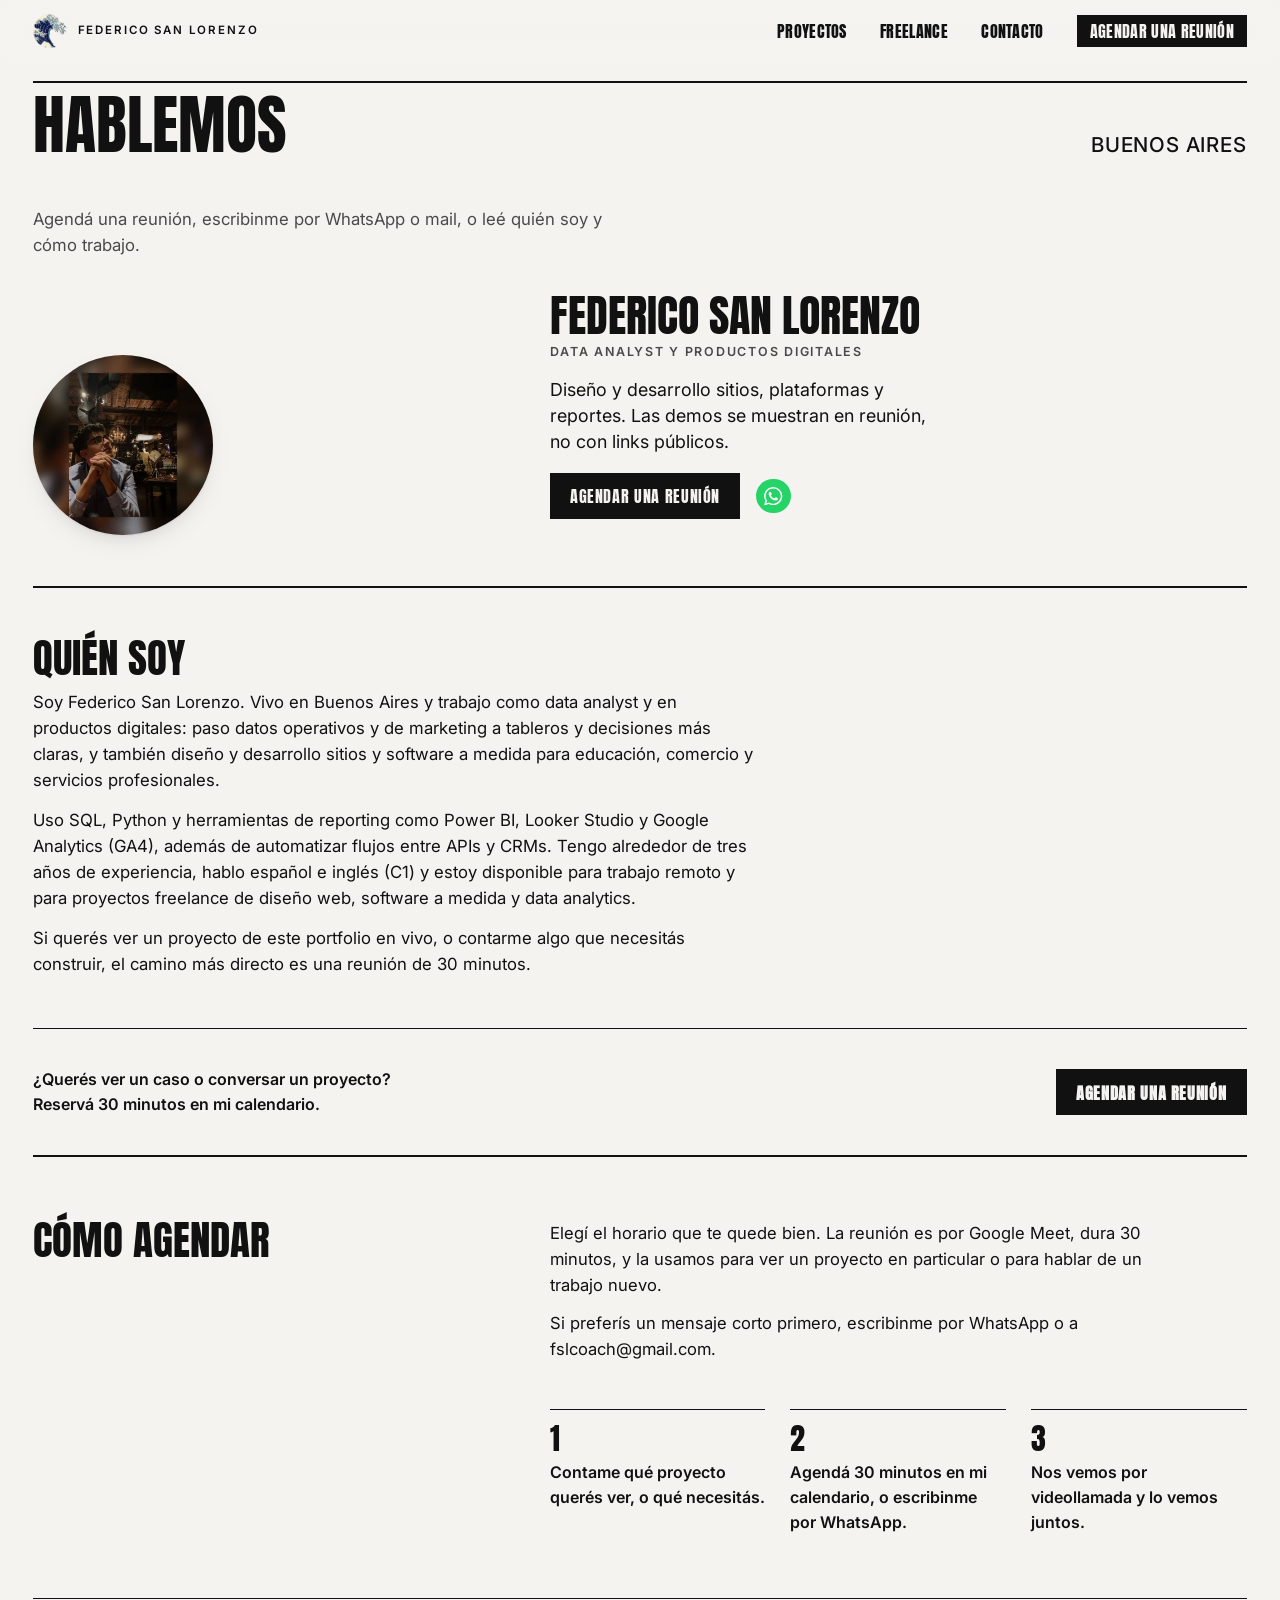
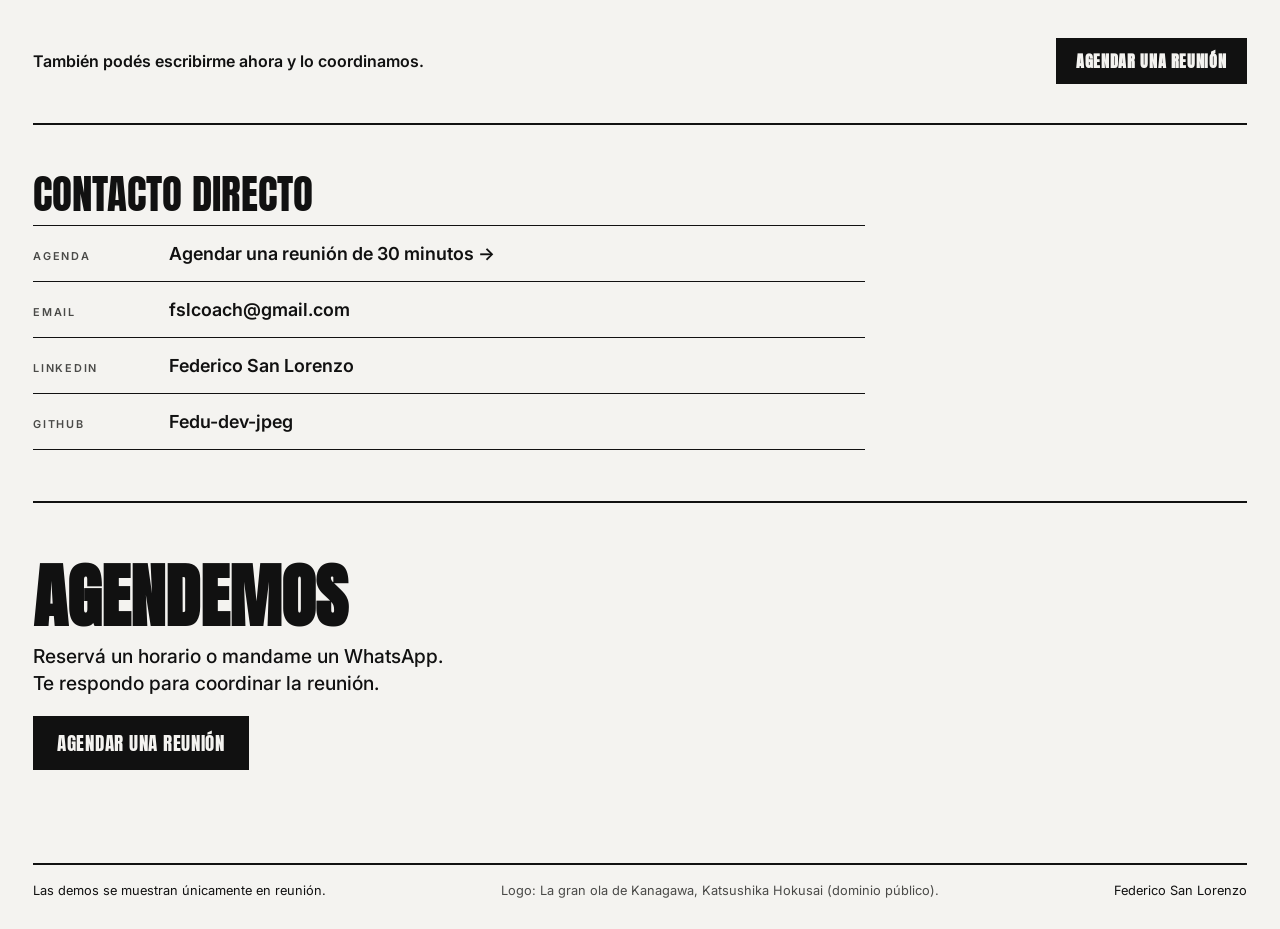
<file: contacto.html>
<!doctype html>
<html lang="es-AR">
<head>
  <meta charset="utf-8">
  <meta name="viewport" content="width=device-width, initial-scale=1">
  <title>Contacto — Federico San Lorenzo</title>
  <meta name="description" content="Agendá una reunión con Federico San Lorenzo, o escribinle por WhatsApp o mail. Data analyst y productos digitales en Buenos Aires.">
  <meta name="author" content="Federico San Lorenzo">
  <meta name="theme-color" content="#F4F3F0">
  <meta property="og:type" content="website">
  <meta property="og:locale" content="es_AR">
  <meta property="og:title" content="Contacto — Federico San Lorenzo">
  <meta property="og:description" content="Agendá una reunión con Federico San Lorenzo, o escribinle por WhatsApp o mail. Data analyst y productos digitales en Buenos Aires.">
  <meta property="og:image" content="assets/brand/og-card.jpg">
  <meta property="og:image:width" content="1200">
  <meta property="og:image:height" content="630">
  <meta property="og:image:alt" content="Federico San Lorenzo con la ola de Hokusai como logo">
  <meta name="twitter:card" content="summary_large_image">
  <meta name="twitter:title" content="Contacto — Federico San Lorenzo">
  <meta name="twitter:description" content="Agendá una reunión con Federico San Lorenzo, o escribinle por WhatsApp o mail. Data analyst y productos digitales en Buenos Aires.">
  <meta name="twitter:image" content="assets/brand/og-card.jpg">
  <link rel="icon" href="favicon.ico" sizes="any">
  <link rel="icon" type="image/png" sizes="32x32" href="assets/brand/favicon-32.png">
  <link rel="apple-touch-icon" href="assets/brand/favicon-180.png">
  <link rel="manifest" href="site.webmanifest">
  <link rel="preload" href="assets/fonts/anton-latin.woff2" as="font" type="font/woff2" crossorigin>
  <link rel="stylesheet" href="css/styles.css">
  <script type="application/ld+json">{"@context": "https://schema.org", "@type": "Person", "name": "Federico San Lorenzo", "jobTitle": "Data Analyst y productos digitales", "address": {"@type": "PostalAddress", "addressLocality": "Buenos Aires", "addressCountry": "AR"}, "email": "mailto:fslcoach@gmail.com", "sameAs": ["https://www.linkedin.com/in/federico-san-lorenzo-62186638a/", "https://github.com/Fedu-dev-jpeg"]}</script>
</head>
<body>
  <a class="skip" href="#hablemos">Saltar al contacto</a>
  <header class="topbar">
    <a class="brand" href="/" aria-label="Federico San Lorenzo, inicio">
      <img src="assets/brand/favicon-192.png" width="40" height="40" alt="">
      <span>Federico San Lorenzo</span>
    </a>
    <button class="menu-toggle" type="button" aria-expanded="false" aria-controls="nav">Menú</button>
    <nav id="nav" class="nav" aria-label="Principal">
      <a href="proyectos.html">Proyectos</a>
      <a href="/#freelance">Freelance</a>
      <a href="contacto.html" aria-current="page">Contacto</a>
      <a class="nav-cta" href="https://calendly.com/fslcoach/30min" target="_blank" rel="noopener">Agendar una reunión</a>
    </nav>
  </header>

  <main id="top">
    <header class="page-hero page-contact" id="hablemos">
      <div class="section-head">
        <h1 id="contacto-title" class="section-title">Hablemos</h1>
        <p class="section-count">Buenos Aires</p>
      </div>
      <p class="page-intro">Agendá una reunión, escribinme por WhatsApp o mail, o leé quién soy y cómo trabajo.</p>
    </header>

    <section class="contact-intro" aria-label="Presentación">
        <figure class="contact-photo">
          <img class="portrait" src="assets/brand/federico-portrait.webp" width="640" height="640" alt="Federico San Lorenzo" decoding="async">
        </figure>
      <div class="intro-text">
        <p class="intro-name"><a href="/">Federico San Lorenzo</a></p>
        <p class="intro-role">Data Analyst y productos digitales</p>
        <p class="intro-lead">Diseño y desarrollo sitios, plataformas y reportes. Las demos se muestran en reunión, no con links públicos.</p>
        <p class="contact-actions">
          <a class="btn" href="https://calendly.com/fslcoach/30min" target="_blank" rel="noopener">Agendar una reunión</a>
          <a class="wa-fab" href="https://wa.me/5491153182087" target="_blank" rel="noopener" aria-label="WhatsApp"><svg class="wa-icon" viewBox="0 0 24 24" aria-hidden="true" focusable="false"><path fill="currentColor" d="M17.472 14.382c-.297-.149-1.758-.867-2.03-.967-.273-.099-.471-.148-.67.15-.197.297-.767.966-.94 1.164-.173.199-.347.223-.644.075-.297-.15-1.255-.463-2.39-1.475-.883-.788-1.48-1.761-1.653-2.059-.173-.297-.018-.458.13-.606.134-.133.298-.347.446-.52.149-.174.198-.298.298-.497.099-.198.05-.371-.025-.52-.075-.149-.669-1.612-.916-2.207-.242-.579-.487-.5-.669-.51-.173-.008-.371-.01-.57-.01-.198 0-.52.074-.792.372-.272.297-1.04 1.016-1.04 2.479 0 1.462 1.065 2.875 1.213 3.074.149.198 2.096 3.2 5.077 4.487.709.306 1.262.489 1.694.625.712.227 1.36.195 1.871.118.571-.085 1.758-.719 2.006-1.413.248-.694.248-1.289.173-1.413-.074-.124-.272-.198-.57-.347m-5.421 7.403h-.004a9.87 9.87 0 01-5.031-1.378l-.361-.214-3.741.982.998-3.648-.235-.374a9.86 9.86 0 01-1.51-5.26c.001-5.45 4.436-9.884 9.888-9.884 2.64 0 5.122 1.03 6.988 2.898a9.825 9.825 0 012.893 6.994c-.003 5.45-4.435 9.884-9.885 9.884m8.413-18.297A11.815 11.815 0 0012.05 0C5.495 0 .16 5.335.157 11.892c0 2.096.547 4.142 1.588 5.945L.057 24l6.305-1.654a11.882 11.882 0 005.683 1.448h.005c6.554 0 11.89-5.335 11.893-11.893a11.821 11.821 0 00-3.48-8.413z"/></svg></a>
        </p>
      </div>
    </section>

    <section class="about" aria-labelledby="about-title">
      <h2 id="about-title" class="about-title">Quién soy</h2>
      <div class="about-copy">
        <p>Soy Federico San Lorenzo. Vivo en Buenos Aires y trabajo como data analyst y en productos digitales: paso datos operativos y de marketing a tableros y decisiones más claras, y también diseño y desarrollo sitios y software a medida para educación, comercio y servicios profesionales.</p>
        <p>Uso SQL, Python y herramientas de reporting como Power BI, Looker Studio y Google Analytics (GA4), además de automatizar flujos entre APIs y CRMs. Tengo alrededor de tres años de experiencia, hablo español e inglés (C1) y estoy disponible para trabajo remoto y para proyectos freelance de diseño web, software a medida y data analytics.</p>
        <p>Si querés ver un proyecto de este portfolio en vivo, o contarme algo que necesitás construir, el camino más directo es una reunión de 30 minutos.</p>
      </div>
    </section>

    <div class="cta-band">
      <p>¿Querés ver un caso o conversar un proyecto? Reservá 30 minutos en mi calendario.</p>
      <p class="contact-actions">
        <a class="btn" href="https://calendly.com/fslcoach/30min" target="_blank" rel="noopener">Agendar una reunión</a>
        
      </p>
    </div>

    <section class="demos" aria-labelledby="como-title">
      <h2 id="como-title" class="demos-title">Cómo agendar</h2>
      <div class="demos-text">
        <p>Elegí el horario que te quede bien. La reunión es por Google Meet, dura 30 minutos, y la usamos para ver un proyecto en particular o para hablar de un trabajo nuevo.</p>
        <p>Si preferís un mensaje corto primero, escribinme por WhatsApp o a fslcoach@gmail.com.</p>
      </div>
      <ol class="steps">
        <li><span class="step-n">1</span><span>Contame qué proyecto querés ver, o qué necesitás.</span></li>
        <li><span class="step-n">2</span><span>Agendá 30 minutos en mi calendario, o escribinme por WhatsApp.</span></li>
        <li><span class="step-n">3</span><span>Nos vemos por videollamada y lo vemos juntos.</span></li>
      </ol>
    </section>

    <div class="cta-band">
      <p>También podés escribirme ahora y lo coordinamos.</p>
      <p class="contact-actions">
        <a class="btn" href="https://calendly.com/fslcoach/30min" target="_blank" rel="noopener">Agendar una reunión</a>
        
      </p>
    </div>

    <section class="contact-methods" aria-labelledby="methods-title">
      <h2 id="methods-title" class="methods-title">Contacto directo</h2>
      <ul class="contact-links">
        <li><span>Agenda</span><a href="https://calendly.com/fslcoach/30min" target="_blank" rel="noopener">Agendar una reunión de 30 minutos →</a></li>
        <li><span>Email</span><a href="mailto:fslcoach@gmail.com?subject=Quiero%20agendar%20una%20reunion">fslcoach@gmail.com</a></li>
        <li><span>LinkedIn</span><a href="https://www.linkedin.com/in/federico-san-lorenzo-62186638a/" target="_blank" rel="noopener">Federico San Lorenzo</a></li>
        <li><span>GitHub</span><a href="https://github.com/Fedu-dev-jpeg" target="_blank" rel="noopener">Fedu-dev-jpeg</a></li>
      </ul>
    </section>

    <section class="page-bottom-cta" aria-labelledby="bottom-cta-title">
      <h2 id="bottom-cta-title">Agendemos</h2>
      <p class="contact-lead" style="margin-bottom:1.2rem;max-width:36ch;">Reservá un horario o mandame un WhatsApp. Te respondo para coordinar la reunión.</p>
      <p class="contact-actions">
        <a class="btn btn-xl" href="https://calendly.com/fslcoach/30min" target="_blank" rel="noopener">Agendar una reunión</a>
        
      </p>
    </section>
  </main>

  <footer class="footer">
    <p>Las demos se muestran únicamente en reunión.</p>
    <p class="footer-credit">Logo: La gran ola de Kanagawa, Katsushika Hokusai (dominio público).</p>
    <p><a href="/" class="footer-home">Federico San Lorenzo</a></p>
  </footer>

  <script src="js/main.js" defer></script>
</body>
</html>
</file>
<file: css/styles.css>
/* Federico San Lorenzo — portfolio
   Estudio tipográfico: papel, negro y la ola de Hokusai. */

@font-face {
  font-family: "Anton";
  src: url("../assets/fonts/anton-latin.woff2") format("woff2");
  font-weight: 400;
  font-style: normal;
  font-display: swap;
}
@font-face {
  font-family: "Inter";
  src: url("../assets/fonts/inter-latin-var.woff2") format("woff2");
  font-weight: 100 900;
  font-style: normal;
  font-display: swap;
}

:root {
  --paper: #F4F3F0;
  --ink: #111111;
  --ink-2: #4a4a48;
  --rule: #111111;
  --line-soft: #d9d7d1;
  --wave: #1d3d6b;
  --m: clamp(16px, 2.6vw, 40px);
  --gap: clamp(16px, 2vw, 32px);
  --display: "Anton", "Bebas Neue", "Oswald", Impact, "Arial Narrow", sans-serif;
  --sans: "Inter", ui-sans-serif, system-ui, -apple-system, "Segoe UI", Roboto, Arial, sans-serif;
  --radius: 6px;
}

*, *::before, *::after { box-sizing: border-box; }
html { scroll-behavior: smooth; -webkit-text-size-adjust: 100%; }
@media (prefers-reduced-motion: reduce) { html { scroll-behavior: auto; } }
body {
  margin: 0;
  background: var(--paper);
  color: var(--ink);
  font-family: var(--sans);
  font-size: 16px;
  line-height: 1.55;
  font-feature-settings: "kern", "calt";
  -webkit-font-smoothing: antialiased;
  text-rendering: optimizeLegibility;
}
img { display: block; max-width: 100%; height: auto; }
a { color: inherit; }
button { font: inherit; color: inherit; }
::selection { background: var(--ink); color: var(--paper); }
:focus-visible { outline: 2px solid var(--wave); outline-offset: 3px; }

.visually-hidden {
  position: absolute !important; width: 1px; height: 1px; overflow: hidden;
  clip: rect(0 0 0 0); clip-path: inset(50%); white-space: nowrap;
}
.skip {
  position: absolute; left: var(--m); top: -60px; z-index: 50;
  background: var(--ink); color: var(--paper); padding: .6rem 1rem; text-decoration: none;
}
.skip:focus { top: 10px; }

/* ---------- Top bar ---------- */
.topbar {
  position: sticky; top: 0; z-index: 20;
  display: flex; align-items: center; justify-content: space-between; gap: 1rem;
  padding: 14px var(--m);
  background: rgba(244, 243, 240, .92);
  backdrop-filter: saturate(1.2) blur(8px);
  -webkit-backdrop-filter: saturate(1.2) blur(8px);
}
.brand {
  display: inline-flex; align-items: center; gap: .65rem; text-decoration: none;
  font-size: .72rem; font-weight: 600; letter-spacing: .16em; text-transform: uppercase;
}
.brand img { width: 34px; height: 34px; border-radius: 50%; object-fit: cover; }
.nav { display: flex; align-items: center; gap: clamp(1rem, 2.6vw, 2.6rem); }
.nav a {
  font-family: var(--display); font-size: 1rem; letter-spacing: .02em;
  text-transform: uppercase; text-decoration: none; line-height: 1;
}
.nav a:hover { text-decoration: underline; text-underline-offset: 4px; text-decoration-thickness: 2px; }
.nav .nav-cta { background: var(--ink); color: var(--paper); padding: .55rem .8rem .5rem; }
.nav .nav-cta:hover { text-decoration: none; background: #000; }
.menu-toggle {
  display: none; background: none; border: 2px solid var(--ink); padding: .35rem .7rem;
  font-family: var(--display); text-transform: uppercase; letter-spacing: .04em; cursor: pointer;
}

/* ---------- Hero ---------- */
.hero { padding: clamp(8px, 1.5vw, 24px) var(--m) clamp(48px, 7vw, 110px); }
.hero-title {
  margin: 0;
  display: flex; align-items: flex-end; justify-content: space-between; gap: 1.2vw;
  font-family: var(--display); font-weight: 400; text-transform: uppercase;
  line-height: .8; letter-spacing: -.005em;
}
.hero-name {
  font-size: calc((100vw - 2 * var(--m)) * .135);
  display: block; flex: 0 0 auto;
  padding-top: .04em; /* espacio para tildes/cap height */
}
.hero-mark { flex: 1 1 auto; display: block; align-self: center; min-width: 0; }
.hero-mark img { width: 100%; max-width: 640px; margin-left: auto; }
.hero-sub {
  margin: clamp(14px, 2vw, 28px) 0 0;
  font-size: clamp(.64rem, 1.05vw, 1rem); font-weight: 500;
  letter-spacing: clamp(.18em, 1vw, .62em); text-transform: uppercase;
  padding-bottom: clamp(14px, 2vw, 26px); border-bottom: 2px solid var(--rule);
}
.hero-row {
  display: grid; grid-template-columns: repeat(12, 1fr); gap: var(--gap);
  align-items: end; padding-top: clamp(20px, 3vw, 40px);
}
.hero-surname {
  grid-column: 1 / 6; margin: 0;
  font-family: var(--display); text-transform: uppercase; line-height: .85;
  font-size: clamp(1.9rem, 4vw, 3.8rem);
}
.hero-intro { grid-column: 6 / 10; margin: 0; font-size: clamp(.95rem, 1.15vw, 1.1rem); line-height: 1.45; max-width: 34ch; }
.hero-actions { grid-column: 10 / 13; margin: 0; display: flex; flex-direction: column; align-items: flex-end; gap: .8rem; }

.btn {
  display: inline-flex; align-items: center; justify-content: center;
  background: var(--ink); color: var(--paper); text-decoration: none;
  font-family: var(--display); text-transform: uppercase; letter-spacing: .04em;
  font-size: 1rem; line-height: 1; padding: .85rem 1.15rem .8rem;
  border: 2px solid var(--ink); transition: background .15s ease, color .15s ease; white-space: nowrap;
}
.btn:hover { background: var(--paper); color: var(--ink); }
.btn-xl { font-size: clamp(1.1rem, 1.45vw, 1.4rem); padding: 1rem 1.35rem .95rem; }
.text-link {
  font-size: .78rem; font-weight: 600; letter-spacing: .14em; text-transform: uppercase;
  text-decoration: none; border-bottom: 1px solid currentColor; padding-bottom: 2px;
}

/* ---------- Projects ---------- */
.projects { padding: 0 var(--m) clamp(60px, 8vw, 140px); }
.section-head {
  display: flex; align-items: baseline; justify-content: space-between;
  border-top: 2px solid var(--rule); padding-top: 14px; margin-bottom: clamp(28px, 4vw, 60px);
}
.section-title, .section-count {
  margin: 0; font-family: var(--display); font-weight: 400; text-transform: uppercase; line-height: .9;
}
.section-title { font-size: clamp(2rem, 5vw, 4rem); }
.section-count { font-size: clamp(1rem, 1.6vw, 1.5rem); font-family: var(--sans); font-weight: 500; letter-spacing: .04em; }

.project-grid {
  display: grid; grid-template-columns: repeat(12, 1fr);
  column-gap: var(--gap); row-gap: clamp(56px, 7vw, 120px);
  align-items: start;
}
.project { min-width: 0; }
.project-media { margin: 0; }
.shot {
  display: block; width: 100%; padding: 0; border: 0; background: none; cursor: zoom-in;
  border-radius: var(--radius); overflow: hidden;
  box-shadow: 0 1px 2px rgba(17,17,17,.06), 0 10px 30px -18px rgba(17,17,17,.35);
  transition: transform .12s ease, box-shadow .12s ease;
}
.shot img { width: 100%; }
.shot:hover { transform: translateY(-2px); box-shadow: 0 1px 2px rgba(17,17,17,.08), 0 18px 36px -20px rgba(17,17,17,.45); }
.thumbs { list-style: none; margin: 10px 0 0; padding: 0; display: flex; flex-wrap: wrap; gap: 8px; }
.thumb {
  display: block; padding: 0; border: 1px solid var(--line-soft); background: #fff; cursor: zoom-in;
  border-radius: 4px; overflow: hidden; width: 64px; height: 42px;
  transition: border-color .1s ease, transform .1s ease;
}
.thumb img { width: 100%; height: 100%; object-fit: cover; object-position: top center; }
.thumb:hover { border-color: var(--ink); transform: translateY(-1px); }

.project-text { padding-top: 18px; }
.project-meta {
  display: flex; flex-wrap: wrap; gap: .3rem 1rem; align-items: baseline; margin: 0 0 .5rem;
  font-size: .68rem; font-weight: 600; letter-spacing: .16em; text-transform: uppercase;
}
.project-meta .num { font-variant-numeric: tabular-nums; }
.project-meta .label { color: var(--ink-2); }
.project-name {
  margin: 0; font-family: var(--display); font-weight: 400; text-transform: uppercase;
  font-size: clamp(1.45rem, 2.2vw, 2.05rem); line-height: .95; letter-spacing: .005em;
}
.project-head { margin: .55rem 0 0; font-weight: 600; font-size: 1.06rem; line-height: 1.35; max-width: 42ch; }
.project-body { color: var(--ink-2); font-size: .95rem; max-width: 56ch; }
.project-body p { margin: .6rem 0 0; }
.project-cta { margin: 1rem 0 0; display: flex; flex-wrap: wrap; align-items: baseline; gap: .4rem 1rem; }
.cta-link {
  font-weight: 700; font-size: .95rem; text-decoration: underline;
  text-decoration-thickness: 2px; text-underline-offset: 5px;
}
.cta-link span { display: inline-block; transition: transform .15s ease; }
.cta-link:hover span { transform: translateX(4px); }
.mail-link { font-size: .85rem; color: var(--ink-2); text-underline-offset: 3px; }

/* Featured: EAD Ingreso */
.project.is-featured {
  grid-column: 1 / -1;
  display: grid; grid-template-columns: repeat(12, 1fr); column-gap: var(--gap); align-items: end;
}
.is-featured .project-media { grid-column: 1 / 9; }
.is-featured .project-text { grid-column: 9 / 13; padding-top: 0; }
.is-featured .project-name { font-size: clamp(1.9rem, 3.4vw, 3.2rem); }
.is-featured .project-head { font-size: 1.2rem; }
.is-featured .thumb { width: 84px; height: 54px; }

/* Ritmo irregular pero controlado */
@media (min-width: 1001px) {
  .p02 { grid-column: 1 / 7; }
  .p03 { grid-column: 8 / 13; margin-top: 9rem; }
  .p04 { grid-column: 2 / 8; }
  .p05 { grid-column: 9 / 13; margin-top: 5rem; }
  .p06 { grid-column: 1 / 6; margin-top: 2rem; }
  .p07 { grid-column: 7 / 13; margin-top: 7rem; }
  .p08 { grid-column: 1 / 8; }
  .p09 { grid-column: 9 / 13; margin-top: 10rem; }
  .p10 { grid-column: 2 / 6; }
  .p11 { grid-column: 7 / 13; margin-top: 4rem; }
  .p12 { grid-column: 1 / 8; }
  .p13 { grid-column: 9 / 13; margin-top: 7rem; }
  .p14 { grid-column: 3 / 11; }
}
@media (min-width: 801px) and (max-width: 1000px) {
  .services { grid-column: 1 / -1; }
  .freelance-cta { grid-column: 1 / -1; }
  .project:not(.is-featured) { grid-column: span 6; }
  .project:nth-child(odd):not(.is-featured) { margin-top: 5rem; }
  .is-featured .project-media { grid-column: 1 / -1; }
  .is-featured .project-text { grid-column: 1 / -1; padding-top: 18px; }
}

/* ---------- Demos ---------- */
.demos {
  margin: 0 var(--m); padding: clamp(36px, 5vw, 70px) 0;
  border-top: 2px solid var(--rule);
  display: grid; grid-template-columns: repeat(12, 1fr); gap: var(--gap);
}
.demos-title {
  grid-column: 1 / 6; margin: 0; font-family: var(--display); font-weight: 400;
  text-transform: uppercase; font-size: clamp(1.7rem, 3.2vw, 2.8rem); line-height: .92;
}
.demos-text { grid-column: 6 / 13; font-size: clamp(1rem, 1.3vw, 1.2rem); max-width: 60ch; }
.demos-text p { margin: 0 0 .8rem; }
.steps {
  grid-column: 6 / 13; list-style: none; margin: .5rem 0 0; padding: 0;
  display: grid; grid-template-columns: repeat(3, 1fr); gap: var(--gap);
}
.steps li { border-top: 1px solid var(--ink); padding-top: .8rem; display: flex; flex-direction: column; gap: .4rem; font-weight: 600; }
.step-n { font-family: var(--display); font-size: 1.9rem; line-height: 1; font-weight: 400; }

/* ---------- Freelance ---------- */
.freelance {
  margin: 0 var(--m); padding: clamp(36px, 5vw, 70px) 0 clamp(60px, 8vw, 120px);
  border-top: 2px solid var(--rule);
  display: grid; grid-template-columns: repeat(12, 1fr); gap: var(--gap); align-items: start;
}
.freelance-title {
  grid-column: 1 / -1; margin: 0; font-family: var(--display); font-weight: 400;
  text-transform: uppercase; line-height: .8; font-size: clamp(2rem, 5vw, 4rem);
}
.services { grid-column: 1 / 9; list-style: none; margin: clamp(10px, 2vw, 30px) 0 0; padding: 0; }
.services li { display: grid; grid-template-columns: minmax(0, 1.25fr) minmax(0, 1fr); gap: var(--gap); align-items: baseline; padding: .9rem 0; border-top: 1px solid var(--ink); }
.services li:last-child { border-bottom: 1px solid var(--ink); }
.service-name { font-family: var(--display); text-transform: uppercase; font-size: clamp(1.4rem, 2.3vw, 2.15rem); line-height: .95; white-space: nowrap; }
.service-desc { color: var(--ink-2); font-size: .98rem; }
.freelance-cta {
  grid-column: 9 / 13; margin-top: clamp(10px, 2vw, 30px); padding-left: clamp(0px, 2vw, 32px);
  display: flex; flex-direction: column; align-items: flex-start; gap: 1.2rem;
}
.freelance-cta p { margin: 0; font-size: 1.1rem; font-weight: 600; max-width: 28ch; }

/* ---------- Service Recommender ---------- */
.recommender {
  grid-column: 1 / -1; margin-top: clamp(28px, 4vw, 56px);
  padding: clamp(20px, 3vw, 32px); border: 2px solid var(--ink);
  border-radius: var(--radius); background: #fff;
}
.recommender-title {
  margin: 0 0 .6rem; font-family: var(--display); font-weight: 400;
  text-transform: uppercase; font-size: clamp(1.3rem, 2vw, 1.8rem); line-height: .95;
}
.recommender-intro {
  margin: 0 0 1rem; font-size: .95rem; color: var(--ink-2); max-width: 60ch;
}
.recommender-form { display: flex; flex-wrap: wrap; gap: .8rem 1rem; align-items: flex-end; }
.recommender-form textarea {
  flex: 1 1 300px; min-height: 3.5rem; padding: .65rem .8rem;
  font-family: inherit; font-size: 1rem; line-height: 1.4;
  border: 1px solid var(--ink); border-radius: var(--radius);
  resize: vertical; background: var(--paper);
}
.recommender-form textarea:focus { outline: 2px solid var(--wave); outline-offset: 1px; border-color: var(--wave); }
.recommender-form .btn { flex: 0 0 auto; }
.recommender-result {
  margin-top: 1.2rem; padding: 1rem 1.2rem; border-radius: var(--radius);
  background: var(--paper); border-left: 4px solid var(--wave);
}
.recommender-result[hidden] { display: none; }
.recommender-result .result-service {
  margin: 0 0 .4rem; font-family: var(--display); text-transform: uppercase;
  font-size: 1.2rem; line-height: 1; color: var(--wave);
}
.recommender-result .result-reason { margin: 0 0 .8rem; font-size: .95rem; }
.recommender-result .result-cta { margin: 0; }
.recommender-result .result-cta a {
  font-weight: 600; text-decoration: underline; text-underline-offset: 3px;
}
.recommender.is-loading .btn { opacity: .6; pointer-events: none; }
@media (max-width: 800px) {
  .recommender { grid-column: 1 / -1; }
  .recommender-form textarea { flex: 1 1 100%; }
}

/* ---------- Contact ---------- */
.contact { margin: 0 var(--m); padding: clamp(36px, 5vw, 70px) 0 clamp(50px, 6vw, 90px); border-top: 2px solid var(--rule); }
.contact-title {
  margin: 0 0 clamp(18px, 3vw, 40px); font-family: var(--display); font-weight: 400;
  text-transform: uppercase; line-height: .85; font-size: clamp(2.1rem, 5.5vw, 4.4rem);
}
.contact-grid { display: grid; grid-template-columns: repeat(12, 1fr); gap: var(--gap); }
.contact-lead { grid-column: 1 / 6; margin: 0; font-size: clamp(1.05rem, 1.5vw, 1.35rem); font-weight: 500; line-height: 1.4; }
.contact-links { grid-column: 7 / 13; list-style: none; margin: 0; padding: 0; }
.contact-links li {
  display: grid; grid-template-columns: 7.5rem 1fr; gap: 1rem; align-items: baseline;
  padding: .85rem 0; border-top: 1px solid var(--ink);
}
.contact-links li:last-child { border-bottom: 1px solid var(--ink); }
.contact-links span { font-size: .68rem; font-weight: 600; letter-spacing: .16em; text-transform: uppercase; color: var(--ink-2); }
.contact-links a { font-weight: 600; font-size: clamp(1rem, 1.4vw, 1.25rem); text-decoration: none; overflow-wrap: anywhere; }
.contact-links a:hover { text-decoration: underline; text-underline-offset: 4px; }

/* ---------- Footer ---------- */
.footer {
  margin: 0 var(--m); padding: 16px 0 28px; border-top: 2px solid var(--rule);
  display: flex; justify-content: space-between; gap: 1rem; flex-wrap: wrap;
  font-size: .8rem;
}
.footer p { margin: 0; }
.footer-credit { color: var(--ink-2); }

/* ---------- Lightbox ---------- */
.lightbox {
  width: 100vw; height: 100vh; max-width: 100vw; max-height: 100vh; margin: 0; padding: 0; border: 0;
  background: rgba(244, 243, 240, .97); color: var(--ink);
}
.lightbox::backdrop { background: rgba(17,17,17,.4); }
.lightbox[open] { display: flex; align-items: center; justify-content: center; }
.lightbox figure { margin: 0; padding: 64px 72px 40px; max-width: 100%; max-height: 100%; display: flex; flex-direction: column; align-items: center; gap: 14px; }
.lightbox img {
  max-width: min(1600px, 100%); max-height: calc(100vh - 150px); width: auto; height: auto;
  object-fit: contain; border-radius: var(--radius); box-shadow: 0 20px 50px -25px rgba(17,17,17,.5); background: #fff;
}
.lightbox figcaption { font-size: .85rem; font-weight: 500; text-align: center; max-width: 70ch; }
.lb-btn {
  position: fixed; background: var(--ink); color: var(--paper); border: 0; cursor: pointer;
  width: 48px; height: 48px; font-size: 1.4rem; line-height: 1; display: grid; place-items: center;
}
.lb-btn:hover { background: #000; }
.lb-close { top: 14px; right: 14px; font-size: 1.8rem; }
.lb-prev { left: 14px; top: 50%; transform: translateY(-50%); }
.lb-next { right: 14px; top: 50%; transform: translateY(-50%); }
.lightbox.single .lb-prev, .lightbox.single .lb-next { display: none; }


/* ---------- Projects page + home index ---------- */
.page-hero { padding: clamp(8px, 1.5vw, 24px) var(--m) clamp(20px, 3vw, 40px); }
.page-intro {
  margin: clamp(12px, 2vw, 22px) 0 0;
  max-width: 52ch;
  color: var(--ink-2);
  font-size: 1.05rem;
}
.project-index {
  list-style: none; margin: clamp(18px, 3vw, 36px) 0 0; padding: 0;
  border-top: 1px solid var(--ink);
}
.project-index li { margin: 0; }
.project-index a {
  display: grid; grid-template-columns: 4.2rem minmax(0, 1fr);
  gap: .8rem; align-items: baseline;
  padding: .65rem 0; border-bottom: 1px solid var(--ink);
  text-decoration: none;
}
.project-index .num {
  font-size: .68rem; font-weight: 600; letter-spacing: .16em;
  text-transform: uppercase; color: var(--ink-2);
}
.project-index .name {
  font-family: var(--display); text-transform: uppercase;
  font-size: clamp(1.2rem, 2vw, 1.65rem); line-height: .95;
}
.project-index a:hover .name { text-decoration: underline; text-underline-offset: 4px; text-decoration-thickness: 2px; }
.home-projects-cta { margin-top: clamp(22px, 3vw, 40px); }

/* ---------- Mobile ---------- */
@media (max-width: 800px) {
  .menu-toggle { display: inline-block; }
  .nav {
    display: none; position: absolute; top: 100%; left: 0; right: 0;
    flex-direction: column; align-items: flex-start; gap: 0;
    background: var(--paper); border-bottom: 2px solid var(--ink); padding: 0 var(--m) 14px;
  }
  .nav.is-open { display: flex; }
  .nav a { font-size: 1.4rem; padding: .5rem 0; width: 100%; border-top: 1px solid var(--line-soft); }
  .nav .nav-cta { margin-top: .7rem; padding: .75rem 1rem; width: auto; font-size: 1.1rem; border-top: 0; }

  .hero-title { flex-direction: column-reverse; align-items: stretch; gap: 6px; }
  .hero-mark img { width: 64%; max-width: 360px; margin-left: auto; }
  .hero-name { font-size: calc((100vw - 2 * var(--m)) * .18); }
  .hero-sub { letter-spacing: .2em; line-height: 1.8; text-align: left; text-align-last: left; }
  .hero-row { grid-template-columns: 1fr; gap: 18px; }
  .hero-surname, .hero-intro, .hero-actions { grid-column: 1 / -1; }
  .hero-actions { align-items: flex-start; flex-direction: row; flex-wrap: wrap; gap: 1rem 1.4rem; align-items: center; }

  .project-grid { grid-template-columns: 1fr; row-gap: 56px; }
  .project, .project.is-featured { grid-column: 1 / -1; display: block; margin-top: 0; }
  .is-featured .project-text { padding-top: 18px; }

  .demos, .freelance, .contact-grid { grid-template-columns: 1fr; }
  .demos > *, .freelance > *, .contact-grid > * { grid-column: 1 / -1 !important; }
  .steps { grid-template-columns: 1fr; }
  .services li { grid-template-columns: 1fr; gap: .3rem; }
  .freelance-title { font-size: clamp(2rem, 12vw, 3.2rem); }
  .service-name { white-space: normal; }
  .btn-xl { width: 100%; }
  .contact-links li { grid-template-columns: 1fr; gap: .2rem; }
  .footer { flex-direction: column; }
  .lightbox figure { padding: 70px 12px 80px; }
  .lb-prev, .lb-next { top: auto; bottom: 14px; transform: none; }
}


/* ---------- Contact teaser + contact page ---------- */
.contact-teaser .contact-grid {
  align-items: start;
}
.portrait {
  display: block; width: 100%; height: auto; aspect-ratio: 1;
  object-fit: cover; border-radius: 50%;
  box-shadow: 0 1px 2px rgba(17,17,17,.06), 0 10px 30px -18px rgba(17,17,17,.35);
}
.contact-photo {
  grid-column: 1 / 4; margin: 0; max-width: 160px;
}
.contact-teaser .contact-lead { grid-column: 5 / 9; }
.contact-teaser .contact-links { grid-column: 9 / 13; }
.contact-actions {
  display: flex; flex-wrap: wrap; gap: .8rem 1rem; align-items: center;
  margin-top: 1.1rem;
}
.wa-fab {
  display: inline-flex; align-items: center; justify-content: center;
  width: 2.15rem; height: 2.15rem; border-radius: 50%;
  background: #25D366; color: #fff; text-decoration: none;
  flex: 0 0 auto;
}
.wa-fab .wa-icon { width: 1.15rem; height: 1.15rem; color: #fff; }
.wa-fab:hover { background: #1dae54; }
.wa-icon { width: 1.15em; height: 1.15em; flex: 0 0 auto; }

.page-contact .page-hero { padding-bottom: clamp(8px, 1vw, 16px); }
.contact-intro {
  display: grid; grid-template-columns: repeat(12, 1fr); gap: var(--gap);
  align-items: end; margin: 0 var(--m); padding: 0 0 clamp(28px, 4vw, 56px);
}
.contact-intro .contact-photo { grid-column: 1 / 4; max-width: 180px; }
.contact-intro .intro-text { grid-column: 6 / 13; min-width: 0; }
.intro-name a { color: inherit; text-decoration: none; }
.intro-name a:hover { text-decoration: underline; text-underline-offset: 4px; }
.footer-home { color: inherit; text-decoration: none; }
.footer-home:hover { text-decoration: underline; text-underline-offset: 3px; }
.intro-name {
  margin: 0 0 .4rem;
  font-family: var(--display); text-transform: uppercase;
  font-size: clamp(1.8rem, 3.4vw, 3rem); line-height: .9;
}
.intro-role {
  margin: 0 0 1rem; font-size: .78rem; font-weight: 600;
  letter-spacing: .14em; text-transform: uppercase; color: var(--ink-2);
}
.intro-lead { margin: 0; font-size: clamp(1.05rem, 1.4vw, 1.25rem); line-height: 1.45; max-width: 36ch; }
.about, .contact-methods { margin: 0 var(--m); padding: clamp(28px, 4vw, 56px) 0; border-top: 2px solid var(--rule); }
.about-title, .methods-title, .band-title {
  margin: 0 0 .8rem; font-family: var(--display); font-weight: 400;
  text-transform: uppercase; line-height: .9;
  font-size: clamp(1.7rem, 3.2vw, 2.8rem);
}
.about-copy { max-width: 66ch; font-size: 1.05rem; color: var(--ink); }
.about-copy p { margin: 0 0 .85rem; }
.about-copy p:last-child { margin-bottom: 0; }
.cta-band {
  margin: 0 var(--m); padding: clamp(22px, 3vw, 40px) 0;
  border-top: 1px solid var(--ink);
  display: flex; flex-wrap: wrap; gap: 1rem 1.4rem; align-items: center;
  justify-content: space-between;
}
.cta-band p { margin: 0; font-weight: 600; max-width: 36ch; }
.contact-methods .contact-links { max-width: 52rem; }
.page-bottom-cta {
  margin: 0 var(--m); padding: clamp(36px, 5vw, 70px) 0 clamp(50px, 6vw, 90px);
  border-top: 2px solid var(--rule);
}
.page-bottom-cta h2 {
  margin: 0 0 1rem; font-family: var(--display); text-transform: uppercase;
  font-size: clamp(2.1rem, 5.5vw, 4.4rem); line-height: .85;
}

@media (max-width: 800px) {
  .contact-photo, .contact-teaser .contact-lead, .contact-teaser .contact-links,
  .contact-intro .contact-photo, .contact-intro .intro-text { grid-column: 1 / -1 !important; }
  .contact-photo { max-width: 140px; }
  .cta-band { flex-direction: column; align-items: flex-start; }
}

@media print {
  .topbar, .lightbox, .thumbs { display: none !important; }
  body { background: #fff; }
}
</file>
